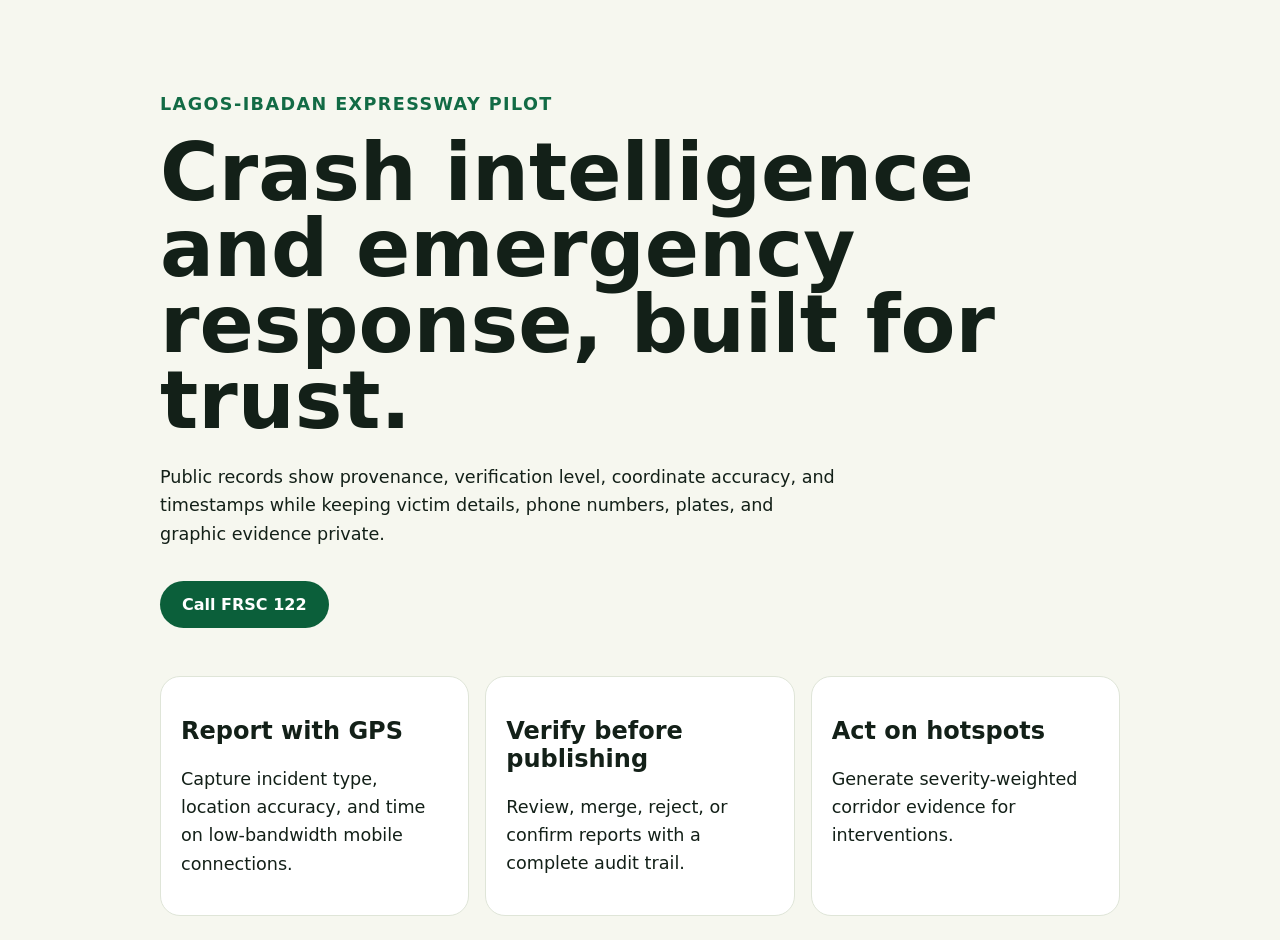
<file: apps/web/index.html>
<!doctype html>
<html lang="en">
  <head>
    <meta charset="utf-8" />
    <meta name="viewport" content="width=device-width, initial-scale=1" />
    <title>Ọ̀nàSafe Nigeria Pilot</title>
    <link rel="stylesheet" href="styles.css" />
  </head>
  <body>
    <main>
      <section class="hero">
        <p class="eyebrow">Lagos-Ibadan Expressway pilot</p>
        <h1>Crash intelligence and emergency response, built for trust.</h1>
        <p>
          Public records show provenance, verification level, coordinate accuracy,
          and timestamps while keeping victim details, phone numbers, plates, and
          graphic evidence private.
        </p>
        <a class="call" href="tel:122">Call FRSC 122</a>
      </section>
      <section class="cards" aria-label="MVP capabilities">
        <article><h2>Report with GPS</h2><p>Capture incident type, location accuracy, and time on low-bandwidth mobile connections.</p></article>
        <article><h2>Verify before publishing</h2><p>Review, merge, reject, or confirm reports with a complete audit trail.</p></article>
        <article><h2>Act on hotspots</h2><p>Generate severity-weighted corridor evidence for interventions.</p></article>
      </section>
    </main>
  </body>
</html>
</file>
<file: apps/web/styles.css>
:root { color-scheme: light; font-family: system-ui, sans-serif; background: #f6f7ef; color: #132018; }
body { margin: 0; }
main { max-width: 960px; margin: 0 auto; padding: 24px; }
.hero { padding: 48px 0; }
.eyebrow { color: #126b45; font-weight: 700; text-transform: uppercase; letter-spacing: .08em; }
h1 { font-size: clamp(2.3rem, 8vw, 5rem); line-height: .95; margin: 0 0 24px; }
p { font-size: 1.1rem; line-height: 1.6; max-width: 680px; }
.call { display: inline-block; margin-top: 16px; padding: 14px 22px; border-radius: 999px; background: #0b5f3a; color: white; font-weight: 800; text-decoration: none; }
.cards { display: grid; gap: 16px; grid-template-columns: repeat(auto-fit, minmax(220px, 1fr)); }
article { background: white; border: 1px solid #dfe5d8; border-radius: 20px; padding: 20px; }
@media (max-width: 520px) { main { padding: 16px; } .hero { padding: 28px 0; } }
</file>
